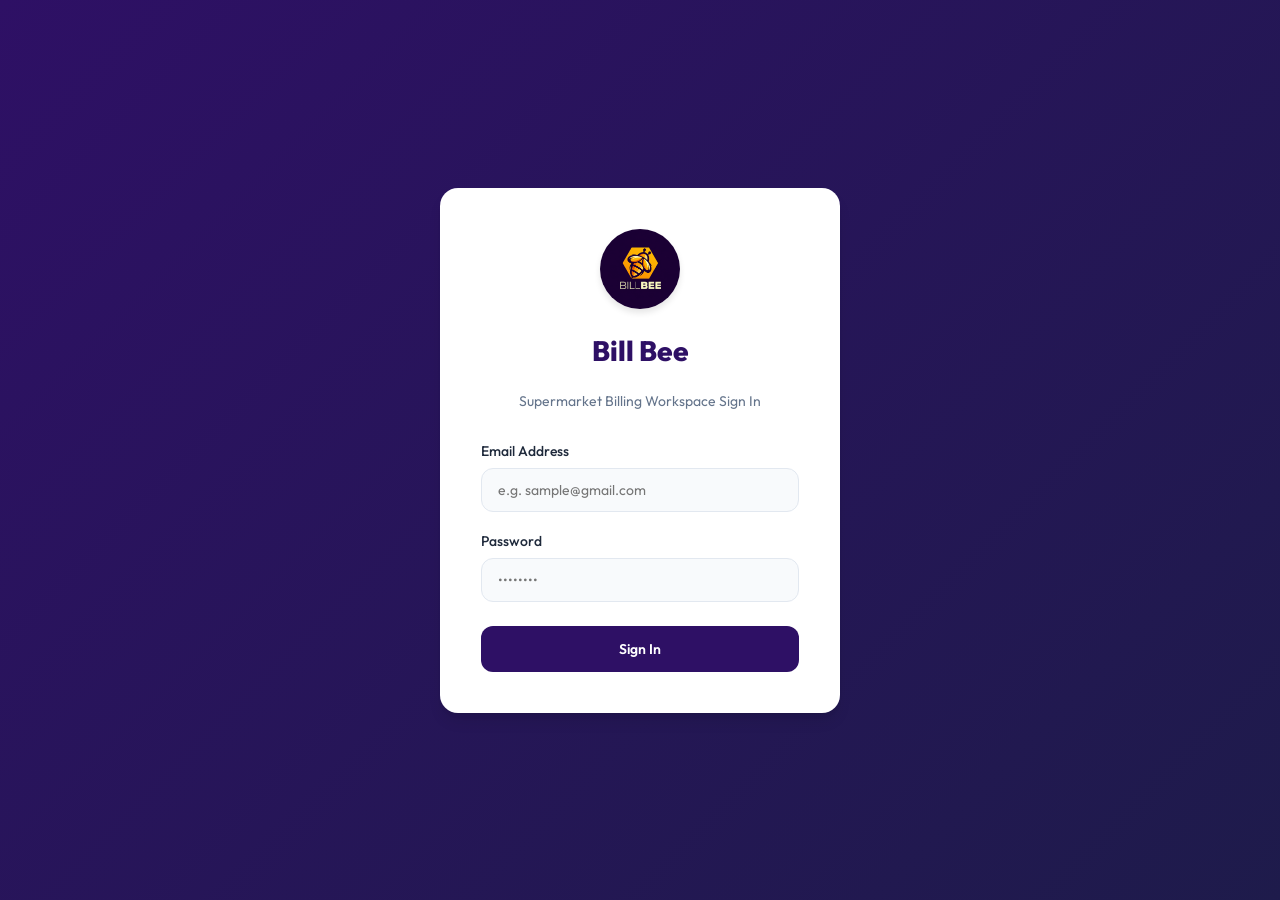
<file: src/main/resources/static/login.html>
<!DOCTYPE html>
<html lang="en">

<head>
    <meta charset="UTF-8">
    <meta name="viewport" content="width=device-width, initial-scale=1.0">
    <title>Login | Bill Bee Supermarket</title>
    <link rel="icon" href="images/favicon.svg" type="image/svg+xml">
    <link rel="stylesheet" href="css/dashboard.css">
</head>

<body class="login-wrapper">

    <div class="login-card">
        <div class="login-logo"
            style="margin-bottom: 24px; display: flex; flex-direction: column; align-items: center;">
            <img src="images/billbeelogo.png" alt="Bill Bee Logo"
                style="width:80px; height:80px; object-fit:cover; border-radius:50%; box-shadow: 0 4px 6px rgba(0,0,0,0.1);">
            <span style="font-size: 28px; margin-top: 12px; margin-left: 0;">Bill Bee</span>
        </div>
        <p class="login-subtitle">Supermarket Billing Workspace Sign In</p>

        <form id="loginForm" action="/login" method="post">
            <div class="form-group" style="text-align: left;">
                <label for="username">Email Address</label>
                <input type="email" id="username" name="username" class="form-control"
                    placeholder="e.g. sample@gmail.com" required>
            </div>

            <div class="form-group" style="text-align: left; margin-bottom: 24px;">
                <label for="password">Password</label>
                <input type="password" id="password" name="password" class="form-control" placeholder="••••••••"
                    required>
            </div>

            <button type="submit" class="btn btn-primary" style="width: 100%; padding: 14px;">Sign In</button>
        </form>
    </div>

    <!-- Notification Toast Container -->
    <div class="toast-container" id="toastContainer"></div>

    <script src="js/app.js"></script>
    <script>
        document.addEventListener("DOMContentLoaded", () => {
            const urlParams = new URLSearchParams(window.location.search);
            if (urlParams.has('error')) {
                showToast("Invalid email or password!", "error");
            }
            if (urlParams.has('logout')) {
                showToast("You have been logged out successfully.");
            }
        });
    </script>
</body>

</html>
</file>
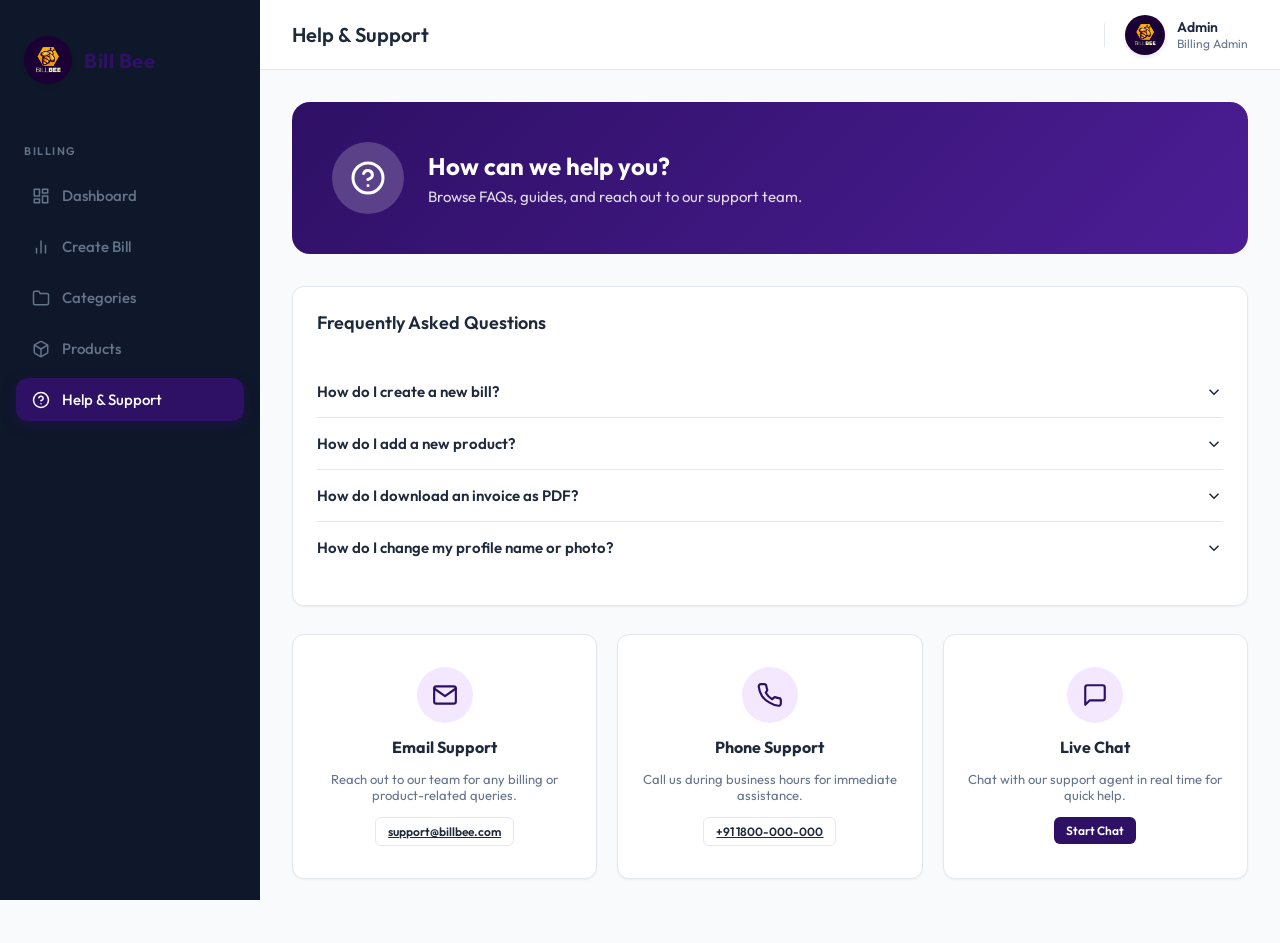
<file: src/main/resources/static/support.html>
<!DOCTYPE html>
<html lang="en">
<head>
    <meta charset="UTF-8">
    <meta name="viewport" content="width=device-width, initial-scale=1.0">
    <title>Help & Support | Bill Bee</title>
    <link rel="icon" href="images/favicon.svg" type="image/svg+xml">
    <link rel="stylesheet" href="css/dashboard.css">
</head>
<body>

    <!-- Left Sidebar -->
    <aside class="sidebar" id="sidebar">
        <a href="index.html" class="sidebar-logo">
            <img src="images/billbeelogo.png" alt="Bill Bee Logo" style="width:48px; height:48px; object-fit:cover; border-radius:50%; box-shadow: 0 2px 4px rgba(0,0,0,0.1);">
            <span style="font-size: 20px;">Bill Bee</span>
        </a>
        <nav class="sidebar-menu">
            <span class="sidebar-label">Billing</span>
            <li class="sidebar-item">
                <a href="index.html">
                    <svg width="18" height="18" viewBox="0 0 24 24" fill="none" stroke="currentColor" stroke-width="2" stroke-linecap="round" stroke-linejoin="round"><rect x="3" y="3" width="7" height="9"></rect><rect x="14" y="3" width="7" height="5"></rect><rect x="14" y="12" width="7" height="9"></rect><rect x="3" y="16" width="7" height="5"></rect></svg>
                    Dashboard
                </a>
            </li>
            <li class="sidebar-item">
                <a href="billing.html">
                    <svg width="18" height="18" viewBox="0 0 24 24" fill="none" stroke="currentColor" stroke-width="2" stroke-linecap="round" stroke-linejoin="round"><line x1="18" y1="20" x2="18" y2="10"></line><line x1="12" y1="20" x2="12" y2="4"></line><line x1="6" y1="20" x2="6" y2="14"></line></svg>
                    Create Bill
                </a>
            </li>
            <li class="sidebar-item">
                <a href="categories.html">
                    <svg width="18" height="18" viewBox="0 0 24 24" fill="none" stroke="currentColor" stroke-width="2" stroke-linecap="round" stroke-linejoin="round"><path d="M22 19a2 2 0 0 1-2 2H4a2 2 0 0 1-2-2V5a2 2 0 0 1 2-2h5l2 3h9a2 2 0 0 1 2 2z"></path></svg>
                    Categories
                </a>
            </li>
            <li class="sidebar-item">
                <a href="products.html">
                    <svg width="18" height="18" viewBox="0 0 24 24" fill="none" stroke="currentColor" stroke-width="2" stroke-linecap="round" stroke-linejoin="round"><path d="M21 16V8a2 2 0 0 0-1-1.73l-7-4a2 2 0 0 0-2 0l-7 4A2 2 0 0 0 3 8v8a2 2 0 0 0 1 1.73l7 4a2 2 0 0 0 2 0l7-4A2 2 0 0 0 21 16z"></path><polyline points="3.27 6.96 12 12.01 20.73 6.96"></polyline><line x1="12" y1="22.08" x2="12" y2="12"></line></svg>
                    Products
                </a>
            </li>
            <li class="sidebar-item active">
                <a href="support.html">
                    <svg width="18" height="18" viewBox="0 0 24 24" fill="none" stroke="currentColor" stroke-width="2" stroke-linecap="round" stroke-linejoin="round"><circle cx="12" cy="12" r="10"/><path d="M9.09 9a3 3 0 0 1 5.83 1c0 2-3 3-3 3"/><line x1="12" y1="17" x2="12.01" y2="17"/></svg>
                    Help &amp; Support
                </a>
            </li>
        </nav>
    </aside>

    <!-- Main Wrapper -->
    <div class="main-wrapper">
        <!-- Top Bar -->
        <header class="topbar">
            <div class="topbar-left">
                <button class="sidebar-toggle" id="sidebarToggle" aria-label="Toggle Sidebar">
                    <svg width="24" height="24" viewBox="0 0 24 24" fill="none" stroke="currentColor" stroke-width="2" stroke-linecap="round" stroke-linejoin="round"><line x1="3" y1="12" x2="21" y2="12"></line><line x1="3" y1="6" x2="21" y2="6"></line><line x1="3" y1="18" x2="21" y2="18"></line></svg>
                </button>
                <h1 class="page-title">Help &amp; Support</h1>
            </div>
            <div class="topbar-right">

                <div class="topbar-divider"></div>
                <div class="user-profile">
                    <img src="images/billbeelogo.png" alt="Admin" style="width:40px; height:40px; border-radius:50%; object-fit:cover; box-shadow: 0 2px 4px rgba(0,0,0,0.1);">
                    <div class="user-info">
                        <span class="user-name">Admin</span>
                        <span class="user-role">Billing Admin</span>
                    </div>
                </div>
            </div>
        </header>

        <!-- Main Content -->
        <main class="content-container">

            <!-- Hero -->
            <div style="background: linear-gradient(135deg, #2e1065 0%, #4c1d95 100%); border-radius: var(--radius-lg); padding: 40px; color: white; margin-bottom: 32px; display:flex; align-items:center; gap:24px;">
                <div style="background:rgba(255,255,255,0.2); border-radius:50%; width:72px; height:72px; display:flex; align-items:center; justify-content:center; flex-shrink:0;">
                    <svg width="36" height="36" viewBox="0 0 24 24" fill="none" stroke="white" stroke-width="2" stroke-linecap="round" stroke-linejoin="round"><circle cx="12" cy="12" r="10"/><path d="M9.09 9a3 3 0 0 1 5.83 1c0 2-3 3-3 3"/><line x1="12" y1="17" x2="12.01" y2="17"/></svg>
                </div>
                <div>
                    <h2 style="font-size:24px; font-weight:700; margin-bottom:6px;">How can we help you?</h2>
                    <p style="opacity:0.85; font-size:15px;">Browse FAQs, guides, and reach out to our support team.</p>
                </div>
            </div>

            <!-- FAQ Section -->
            <section class="content-card" style="margin-bottom:28px;">
                <div class="card-header">
                    <h2 class="card-title">Frequently Asked Questions</h2>
                </div>
                <div style="padding: 8px 0;">
                    <details style="border-bottom:1px solid var(--border-color); padding:16px 0;">
                        <summary style="font-weight:600; cursor:pointer; color:var(--text-main); font-size:15px; list-style:none; display:flex; justify-content:space-between; align-items:center;">
                            How do I create a new bill?
                            <svg width="18" height="18" viewBox="0 0 24 24" fill="none" stroke="currentColor" stroke-width="2"><polyline points="6 9 12 15 18 9"/></svg>
                        </summary>
                        <p style="margin-top:10px; color:var(--text-muted); font-size:14px; line-height:1.7;">Go to <strong>Create Bill</strong> in the sidebar. Enter the <strong>customer name</strong> and <strong>phone number</strong>, add products and quantities, then click <strong>Save and Print</strong> to save the invoice and download it as a PDF.</p>
                    </details>
                    <details style="border-bottom:1px solid var(--border-color); padding:16px 0;">
                        <summary style="font-weight:600; cursor:pointer; color:var(--text-main); font-size:15px; list-style:none; display:flex; justify-content:space-between; align-items:center;">
                            How do I add a new product?
                            <svg width="18" height="18" viewBox="0 0 24 24" fill="none" stroke="currentColor" stroke-width="2"><polyline points="6 9 12 15 18 9"/></svg>
                        </summary>
                        <p style="margin-top:10px; color:var(--text-muted); font-size:14px; line-height:1.7;">Navigate to <strong>Products</strong> in the Admin Panel. Click <strong>Add Product</strong>, fill in the product name, price, category and stock quantity, then save.</p>
                    </details>
                    <details style="border-bottom:1px solid var(--border-color); padding:16px 0;">
                        <summary style="font-weight:600; cursor:pointer; color:var(--text-main); font-size:15px; list-style:none; display:flex; justify-content:space-between; align-items:center;">
                            How do I download an invoice as PDF?
                            <svg width="18" height="18" viewBox="0 0 24 24" fill="none" stroke="currentColor" stroke-width="2"><polyline points="6 9 12 15 18 9"/></svg>
                        </summary>
                        <p style="margin-top:10px; color:var(--text-muted); font-size:14px; line-height:1.7;">You can download a PDF in two ways: (1) After creating a bill, click <strong>Save and Print</strong> — the invoice PDF downloads automatically. (2) From the <strong>Dashboard</strong>, find the invoice in the <strong>Recent Transactions</strong> table and click <strong>Download PDF</strong> next to it.</p>
                    </details>
                    <details style="padding:16px 0;">
                        <summary style="font-weight:600; cursor:pointer; color:var(--text-main); font-size:15px; list-style:none; display:flex; justify-content:space-between; align-items:center;">
                            How do I change my profile name or photo?
                            <svg width="18" height="18" viewBox="0 0 24 24" fill="none" stroke="currentColor" stroke-width="2"><polyline points="6 9 12 15 18 9"/></svg>
                        </summary>
                        <p style="margin-top:10px; color:var(--text-muted); font-size:14px; line-height:1.7;">Click your profile icon in the top-right corner, then select <strong>Edit Profile</strong>. Update your display name or upload a new photo, then click <strong>Save Changes</strong>.</p>
                    </details>
                </div>
            </section>

            <!-- Contact Cards -->
            <div style="display:grid; grid-template-columns:repeat(auto-fit, minmax(240px,1fr)); gap:20px;">
                <div class="content-card" style="display:flex; flex-direction:column; align-items:center; text-align:center; padding:32px 24px; gap:14px;">
                    <div style="background:var(--primary-light); border-radius:50%; width:56px; height:56px; display:flex; align-items:center; justify-content:center;">
                        <svg width="26" height="26" viewBox="0 0 24 24" fill="none" stroke="var(--primary)" stroke-width="2" stroke-linecap="round" stroke-linejoin="round"><path d="M4 4h16c1.1 0 2 .9 2 2v12c0 1.1-.9 2-2 2H4c-1.1 0-2-.9-2-2V6c0-1.1.9-2 2-2z"/><polyline points="22,6 12,13 2,6"/></svg>
                    </div>
                    <h3 style="font-weight:700; font-size:16px; color:var(--text-main);">Email Support</h3>
                    <p style="color:var(--text-muted); font-size:13px;">Reach out to our team for any billing or product-related queries.</p>
                    <a href="mailto:support@billbee.com" class="btn btn-outline btn-sm">support@billbee.com</a>
                </div>
                <div class="content-card" style="display:flex; flex-direction:column; align-items:center; text-align:center; padding:32px 24px; gap:14px;">
                    <div style="background:var(--primary-light); border-radius:50%; width:56px; height:56px; display:flex; align-items:center; justify-content:center;">
                        <svg width="26" height="26" viewBox="0 0 24 24" fill="none" stroke="var(--primary)" stroke-width="2" stroke-linecap="round" stroke-linejoin="round"><path d="M22 16.92v3a2 2 0 0 1-2.18 2 19.79 19.79 0 0 1-8.63-3.07A19.5 19.5 0 0 1 4.69 13a19.79 19.79 0 0 1-3.07-8.67A2 2 0 0 1 3.62 2h3a2 2 0 0 1 2 1.72 12.84 12.84 0 0 0 .7 2.81 2 2 0 0 1-.45 2.11L8.09 9.91a16 16 0 0 0 6 6l1.27-1.27a2 2 0 0 1 2.11-.45 12.84 12.84 0 0 0 2.81.7A2 2 0 0 1 22 16.92z"/></svg>
                    </div>
                    <h3 style="font-weight:700; font-size:16px; color:var(--text-main);">Phone Support</h3>
                    <p style="color:var(--text-muted); font-size:13px;">Call us during business hours for immediate assistance.</p>
                    <a href="tel:+911800000000" class="btn btn-outline btn-sm">+91 1800-000-000</a>
                </div>
                <div class="content-card" style="display:flex; flex-direction:column; align-items:center; text-align:center; padding:32px 24px; gap:14px;">
                    <div style="background:var(--primary-light); border-radius:50%; width:56px; height:56px; display:flex; align-items:center; justify-content:center;">
                        <svg width="26" height="26" viewBox="0 0 24 24" fill="none" stroke="var(--primary)" stroke-width="2" stroke-linecap="round" stroke-linejoin="round"><path d="M21 15a2 2 0 0 1-2 2H7l-4 4V5a2 2 0 0 1 2-2h14a2 2 0 0 1 2 2z"/></svg>
                    </div>
                    <h3 style="font-weight:700; font-size:16px; color:var(--text-main);">Live Chat</h3>
                    <p style="color:var(--text-muted); font-size:13px;">Chat with our support agent in real time for quick help.</p>
                    <button class="btn btn-primary btn-sm" onclick="openChat()">Start Chat</button>
                </div>
            </div>

        </main>
    </div>

    <!-- Notification Toast Container -->
    <div class="toast-container" id="toastContainer"></div>

    <!-- Chat Widget -->
    <div id="chatWidget" class="content-card" style="display:none; position:fixed; bottom:20px; right:20px; width:320px; height:450px; z-index:1000; flex-direction:column; padding:0; overflow:hidden; box-shadow:0 10px 25px rgba(0,0,0,0.2); border-radius:12px;">
        <div style="background:var(--primary); color:white; padding:16px; display:flex; justify-content:space-between; align-items:center; font-weight:600;">
            <div style="display:flex; align-items:center; gap:8px;">
                <svg width="20" height="20" viewBox="0 0 24 24" fill="none" stroke="currentColor" stroke-width="2"><path d="M21 15a2 2 0 0 1-2 2H7l-4 4V5a2 2 0 0 1 2-2h14a2 2 0 0 1 2 2z"/></svg>
                <span>Live Chat Support</span>
            </div>
            <button onclick="closeChat()" style="background:none; border:none; color:white; cursor:pointer; padding:4px; display:flex;">
                <svg width="20" height="20" viewBox="0 0 24 24" fill="none" stroke="currentColor" stroke-width="2"><line x1="18" y1="6" x2="6" y2="18"></line><line x1="6" y1="6" x2="18" y2="18"></line></svg>
            </button>
        </div>
        <div id="chatMessages" style="flex:1; padding:16px; overflow-y:auto; display:flex; flex-direction:column; gap:12px; background:#f9fafb;">
            <div style="background:#e5e7eb; color:#1f2937; padding:10px 14px; border-radius:12px; align-self:flex-start; max-width:85%; font-size:14px; line-height:1.4;">
                Hi there! I am your virtual assistant. How can I help you today?
            </div>
        </div>
        <div style="padding:12px; border-top:1px solid var(--border-color); display:flex; gap:10px; background:white; align-items:center;">
            <input type="text" id="chatInput" placeholder="Type a message..." style="flex:1; padding:10px 14px; border:1px solid var(--border-color); border-radius:20px; outline:none; font-size:14px; transition:border 0.2s;" onfocus="this.style.borderColor='var(--primary)'" onblur="this.style.borderColor='var(--border-color)'" onkeypress="if(event.key === 'Enter') sendChatMessage()">
            <button onclick="sendChatMessage()" style="background:var(--primary); color:white; border:none; border-radius:50%; width:40px; height:40px; display:flex; align-items:center; justify-content:center; cursor:pointer; flex-shrink:0; transition:opacity 0.2s;" onmouseover="this.style.opacity='0.9'" onmouseout="this.style.opacity='1'">
                <svg width="18" height="18" viewBox="0 0 24 24" fill="none" stroke="currentColor" stroke-width="2" stroke-linecap="round" stroke-linejoin="round" style="margin-right:2px; margin-top:1px;"><line x1="22" y1="2" x2="11" y2="13"></line><polygon points="22 2 15 22 11 13 2 9 22 2"></polygon></svg>
            </button>
        </div>
    </div>

    <script>
        function openChat() {
            document.getElementById('chatWidget').style.display = 'flex';
            setTimeout(() => document.getElementById('chatInput').focus(), 100);
        }
        function closeChat() {
            document.getElementById('chatWidget').style.display = 'none';
        }
        function sendChatMessage() {
            const input = document.getElementById('chatInput');
            const msg = input.value.trim();
            if (!msg) return;

            appendMessage(msg, 'user');
            input.value = '';

            fetch('/api/chat', {
                method: 'POST',
                headers: { 'Content-Type': 'application/json' },
                body: JSON.stringify({ query: msg })
            })
            .then(res => res.json())
            .then(data => {
                appendMessage(data.reply, 'bot');
            })
            .catch(err => {
                appendMessage('Sorry, I am having trouble connecting to the server right now.', 'bot');
                console.error("Chat error:", err);
            });
        }
        function appendMessage(text, sender) {
            const chatMessages = document.getElementById('chatMessages');
            const msgDiv = document.createElement('div');
            msgDiv.style.padding = '10px 14px';
            msgDiv.style.borderRadius = '12px';
            msgDiv.style.maxWidth = '85%';
            msgDiv.style.fontSize = '14px';
            msgDiv.style.lineHeight = '1.4';
            
            if (sender === 'user') {
                msgDiv.style.background = 'var(--primary)';
                msgDiv.style.color = 'white';
                msgDiv.style.alignSelf = 'flex-end';
                msgDiv.style.borderBottomRightRadius = '4px';
            } else {
                msgDiv.style.background = '#e5e7eb';
                msgDiv.style.color = '#1f2937';
                msgDiv.style.alignSelf = 'flex-start';
                msgDiv.style.borderBottomLeftRadius = '4px';
            }
            
            msgDiv.textContent = text;
            chatMessages.appendChild(msgDiv);
            chatMessages.scrollTop = chatMessages.scrollHeight;
        }
    </script>

    <script src="js/app.js"></script>
</body>
</html>
</file>
<file: src/main/resources/static/css/dashboard.css>
@import url('https://fonts.googleapis.com/css2?family=Outfit:wght@300;400;500;600;700;800&display=swap');

:root {
    --primary: #2e1065;
    --primary-hover: #4c1d95;
    --primary-light: #f3e8ff;
    --primary-rgb: 46, 16, 101;
    
    --bg-main: #f8fafc;
    --bg-card: #ffffff;
    --bg-sidebar: #0f172a;
    --bg-sidebar-hover: #1e293b;
    
    --text-main: #1e293b;
    --text-muted: #64748b;
    --text-white: #ffffff;
    
    --border-color: #e2e8f0;
    --shadow-sm: 0 1px 2px 0 rgba(0, 0, 0, 0.05);
    --shadow-md: 0 4px 6px -1px rgba(0, 0, 0, 0.1), 0 2px 4px -2px rgba(0, 0, 0, 0.1);
    --shadow-lg: 0 10px 15px -3px rgba(0, 0, 0, 0.1), 0 4px 6px -4px rgba(0, 0, 0, 0.1);
    
    --radius-sm: 6px;
    --radius-md: 12px;
    --radius-lg: 18px;
    
    --transition: all 0.3s cubic-bezier(0.4, 0, 0.2, 1);
}

* {
    margin: 0;
    padding: 0;
    box-sizing: border-box;
    font-family: 'Outfit', sans-serif;
}

body {
    background-color: var(--bg-main);
    color: var(--text-main);
    display: flex;
    min-height: 100vh;
    overflow-x: hidden;
}

/* Sidebar Styling */
.sidebar {
    width: 260px;
    background-color: var(--bg-sidebar);
    color: var(--text-white);
    padding: 24px 16px;
    display: flex;
    flex-direction: column;
    position: fixed;
    top: 0;
    bottom: 0;
    left: 0;
    z-index: 100;
    transition: var(--transition);
}

.sidebar-logo {
    display: flex;
    align-items: center;
    gap: 12px;
    padding: 12px 8px;
    margin-bottom: 32px;
    font-size: 22px;
    font-weight: 700;
    color: var(--primary);
    text-decoration: none;
    letter-spacing: 0.5px;
}

.sidebar-logo i {
    font-size: 28px;
}

.sidebar-menu {
    list-style: none;
    display: flex;
    flex-direction: column;
    gap: 8px;
}

.sidebar-label {
    font-size: 11px;
    text-transform: uppercase;
    color: var(--text-muted);
    letter-spacing: 1.5px;
    font-weight: 600;
    margin-top: 16px;
    margin-bottom: 8px;
    padding-left: 8px;
}

.sidebar-item a {
    display: flex;
    align-items: center;
    gap: 12px;
    padding: 12px 16px;
    color: var(--text-muted);
    text-decoration: none;
    border-radius: var(--radius-md);
    font-weight: 500;
    font-size: 15px;
    transition: var(--transition);
}

.sidebar-item a:hover {
    background-color: var(--bg-sidebar-hover);
    color: var(--text-white);
}

.sidebar-item.active a {
    background-color: var(--primary);
    color: var(--text-white);
    box-shadow: 0 4px 14px 0 rgba(var(--primary-rgb), 0.4);
}

/* Main Layout */
.main-wrapper {
    flex: 1;
    margin-left: 260px;
    display: flex;
    flex-direction: column;
    min-height: 100vh;
    transition: var(--transition);
}

/* Header */
.topbar {
    height: 70px;
    background-color: var(--bg-card);
    border-bottom: 1px solid var(--border-color);
    padding: 0 32px;
    display: flex;
    align-items: center;
    justify-content: space-between;
    position: sticky;
    top: 0;
    z-index: 90;
}

.topbar-left {
    display: flex;
    align-items: center;
    gap: 16px;
}

.sidebar-toggle {
    background: none;
    border: none;
    color: var(--text-main);
    font-size: 20px;
    cursor: pointer;
    display: none;
    align-items: center;
    justify-content: center;
    width: 40px;
    height: 40px;
    border-radius: var(--radius-sm);
    transition: var(--transition);
}

.sidebar-toggle:hover {
    background-color: var(--primary-light);
    color: var(--primary);
}

.page-title {
    font-size: 20px;
    font-weight: 600;
    color: var(--text-main);
}

.topbar-right {
    display: flex;
    align-items: center;
    gap: 20px;
}

.topbar-action-btn {
    background: none;
    border: none;
    color: var(--text-muted);
    font-size: 18px;
    cursor: pointer;
    width: 40px;
    height: 40px;
    border-radius: 50%;
    display: flex;
    align-items: center;
    justify-content: center;
    transition: var(--transition);
}

.topbar-action-btn:hover {
    background-color: var(--bg-main);
    color: var(--text-main);
}

/* Help & Support button */
.help-support-btn {
    display: flex;
    align-items: center;
    gap: 7px;
    padding: 8px 16px;
    border-radius: 20px;
    border: 1.5px solid var(--primary);
    color: var(--primary);
    font-size: 13px;
    font-weight: 600;
    text-decoration: none;
    background: var(--primary-light);
    transition: var(--transition);
    white-space: nowrap;
}

.help-support-btn:hover {
    background: var(--primary);
    color: white;
}

.help-support-btn svg {
    flex-shrink: 0;
    transition: var(--transition);
}

.help-support-btn:hover svg {
    stroke: white;
}

.topbar-divider {
    width: 1px;
    height: 24px;
    background-color: var(--border-color);
}

.user-profile {
    display: flex;
    align-items: center;
    gap: 12px;
    cursor: pointer;
}

.user-avatar {
    width: 38px;
    height: 38px;
    border-radius: 50%;
    object-fit: cover;
    border: 2px solid var(--primary);
}

/* Initials-based avatar fallback */
.user-avatar-initials {
    width: 38px;
    height: 38px;
    border-radius: 50%;
    background: linear-gradient(135deg, var(--primary), var(--primary-hover));
    border: 2px solid var(--primary);
    color: white;
    font-weight: 700;
    font-size: 14px;
    display: flex;
    align-items: center;
    justify-content: center;
    flex-shrink: 0;
    user-select: none;
    letter-spacing: 0.5px;
}

.user-info {
    display: flex;
    flex-direction: column;
}

.user-name {
    font-weight: 600;
    font-size: 14px;
    color: var(--text-main);
}

.user-role {
    font-size: 12px;
    color: var(--text-muted);
}

/* Page Content */
.content-container {
    padding: 32px;
    flex: 1;
}

/* Banner Card */
.banner-card {
    background: linear-gradient(135deg, #2e1065 0%, #4c1d95 100%);
    border-radius: var(--radius-lg);
    padding: 40px;
    color: var(--text-white);
    display: flex;
    align-items: center;
    justify-content: space-between;
    margin-bottom: 32px;
    position: relative;
    overflow: hidden;
    box-shadow: var(--shadow-lg);
}

.banner-card::before {
    content: '';
    position: absolute;
    top: -20%;
    right: -10%;
    width: 300px;
    height: 300px;
    background: rgba(255, 255, 255, 0.08);
    border-radius: 50%;
    pointer-events: none;
}

.banner-info {
    max-width: 50%;
    z-index: 2;
}

.banner-title {
    font-size: 32px;
    font-weight: 700;
    margin-bottom: 12px;
    line-height: 1.2;
}

.banner-desc {
    font-size: 16px;
    opacity: 0.9;
    margin-bottom: 24px;
}

.banner-buttons {
    display: flex;
    gap: 12px;
}

.banner-img-container {
    max-width: 40%;
    z-index: 2;
}

.banner-img {
    max-height: 200px;
    filter: drop-shadow(0px 10px 15px rgba(0,0,0,0.15));
}

/* Button UI */
.btn {
    display: inline-flex;
    align-items: center;
    justify-content: center;
    gap: 8px;
    padding: 10px 20px;
    font-size: 14px;
    font-weight: 600;
    border-radius: var(--radius-md);
    cursor: pointer;
    transition: var(--transition);
    border: none;
}

.btn-primary {
    background-color: var(--primary);
    color: var(--text-white);
}

.btn-primary:hover {
    background-color: var(--primary-hover);
    box-shadow: 0 4px 14px 0 rgba(var(--primary-rgb), 0.3);
    transform: translateY(-1px);
}

.btn-white {
    background-color: var(--bg-card);
    color: var(--primary);
}

.btn-white:hover {
    background-color: #ffffff;
    box-shadow: var(--shadow-md);
    transform: translateY(-1px);
}

.btn-outline {
    background-color: transparent;
    border: 1px solid var(--border-color);
    color: var(--text-main);
}

.btn-outline:hover {
    background-color: var(--bg-main);
    color: var(--text-main);
    border-color: var(--text-muted);
}

.btn-danger {
    background-color: #ef4444;
    color: var(--text-white);
}

.btn-danger:hover {
    background-color: #dc2626;
    box-shadow: 0 4px 14px 0 rgba(239, 68, 68, 0.3);
}

.btn-warning {
    background-color: #f59e0b;
    color: var(--text-white);
}

.btn-warning:hover {
    background-color: #d97706;
}

.btn-sm {
    padding: 6px 12px;
    font-size: 12px;
    border-radius: var(--radius-sm);
}

/* Stat Cards Grid */
.stats-grid {
    display: grid;
    grid-template-columns: repeat(auto-fit, minmax(220px, 1fr));
    gap: 24px;
    margin-bottom: 32px;
}

.stat-card {
    background-color: var(--bg-card);
    border-radius: var(--radius-md);
    padding: 24px;
    display: flex;
    align-items: center;
    justify-content: space-between;
    box-shadow: var(--shadow-sm);
    border: 1px solid var(--border-color);
    transition: var(--transition);
}

.stat-card:hover {
    transform: translateY(-3px);
    box-shadow: var(--shadow-md);
    border-color: rgba(var(--primary-rgb), 0.3);
}

/* Clickable stat card */
.stat-card-clickable {
    cursor: pointer;
    position: relative;
}

.stat-card-clickable:hover {
    transform: translateY(-4px);
    box-shadow: 0 8px 24px rgba(var(--primary-rgb), 0.18);
    border-color: var(--primary);
    background: linear-gradient(135deg, var(--bg-card) 80%, rgba(var(--primary-rgb), 0.06));
}

.click-hint {
    display: inline-block;
    font-size: 10px;
    font-weight: 600;
    color: var(--primary);
    background: var(--primary-light);
    border-radius: 4px;
    padding: 1px 6px;
    margin-left: 6px;
    vertical-align: middle;
    letter-spacing: 0.3px;
    transition: background 0.2s;
}

/* Invoice List Modal */
.inv-modal-overlay {
    display: none;
    position: fixed;
    inset: 0;
    background: rgba(10, 5, 30, 0.55);
    backdrop-filter: blur(4px);
    z-index: 1100;
    align-items: center;
    justify-content: center;
    padding: 24px;
}

.inv-modal-overlay.open {
    display: flex;
    animation: fadeInOverlay 0.2s ease;
}

@keyframes fadeInOverlay {
    from { opacity: 0; }
    to   { opacity: 1; }
}

.inv-modal-box {
    background: var(--bg-card);
    border-radius: var(--radius-lg);
    box-shadow: 0 24px 64px rgba(10, 5, 30, 0.3);
    width: 100%;
    max-width: 900px;
    max-height: 85vh;
    display: flex;
    flex-direction: column;
    animation: slideUpModal 0.25s ease;
    overflow: hidden;
}

@keyframes slideUpModal {
    from { transform: translateY(32px); opacity: 0; }
    to   { transform: translateY(0);    opacity: 1; }
}

.inv-modal-header {
    display: flex;
    align-items: center;
    justify-content: space-between;
    padding: 20px 24px;
    border-bottom: 1px solid var(--border-color);
    background: var(--bg-main);
}

.inv-modal-title {
    font-size: 18px;
    font-weight: 700;
    color: var(--text-main);
    margin: 0;
}

.inv-modal-close {
    background: none;
    border: none;
    font-size: 24px;
    line-height: 1;
    color: var(--text-muted);
    cursor: pointer;
    padding: 0 6px;
    transition: color 0.2s;
}

.inv-modal-close:hover {
    color: var(--text-main);
}

.inv-modal-body {
    overflow-y: auto;
    padding: 20px 24px;
    flex: 1;
}

.stat-info {
    display: flex;
    flex-direction: column;
    gap: 4px;
}

.stat-label {
    font-size: 14px;
    color: var(--text-muted);
    font-weight: 500;
}

.stat-val {
    font-size: 24px;
    font-weight: 700;
    color: var(--text-main);
}

.stat-icon {
    width: 48px;
    height: 48px;
    border-radius: var(--radius-md);
    background-color: var(--primary-light);
    color: var(--primary);
    display: flex;
    align-items: center;
    justify-content: center;
    font-size: 20px;
}

/* Content Layout (Forms & Tables) */
.dashboard-grid {
    display: grid;
    grid-template-columns: 1fr;
    gap: 32px;
}

@media(min-width: 1024px) {
    .dashboard-grid-split {
        grid-template-columns: 350px 1fr;
        display: grid;
    }
}

.content-card {
    background-color: var(--bg-card);
    border-radius: var(--radius-md);
    border: 1px solid var(--border-color);
    box-shadow: var(--shadow-sm);
    overflow: hidden;
    padding: 24px;
    margin-bottom: 32px;
}

.card-header {
    display: flex;
    align-items: center;
    justify-content: space-between;
    margin-bottom: 24px;
}

.card-title {
    font-size: 18px;
    font-weight: 600;
    color: var(--text-main);
}

/* Forms UI */
.form-group {
    margin-bottom: 20px;
}

.form-group label {
    display: block;
    font-size: 14px;
    font-weight: 500;
    color: var(--text-main);
    margin-bottom: 8px;
}

.form-control {
    width: 100%;
    padding: 12px 16px;
    font-size: 14px;
    border: 1px solid var(--border-color);
    border-radius: var(--radius-md);
    background-color: var(--bg-main);
    color: var(--text-main);
    transition: var(--transition);
}

.form-control:focus {
    border-color: var(--primary);
    background-color: #ffffff;
    outline: none;
    box-shadow: 0 0 0 3px rgba(var(--primary-rgb), 0.1);
}

/* Category Grid Display (Image Cards from Mockup) */
.categories-grid {
    display: grid;
    grid-template-columns: repeat(auto-fill, minmax(180px, 1fr));
    gap: 20px;
    margin-bottom: 32px;
}

.category-img-card {
    background-color: var(--bg-card);
    border-radius: var(--radius-md);
    overflow: hidden;
    border: 1px solid var(--border-color);
    box-shadow: var(--shadow-sm);
    text-align: center;
    transition: var(--transition);
    text-decoration: none;
    color: var(--text-main);
    display: block;
}

.category-img-card:hover {
    transform: translateY(-4px);
    box-shadow: var(--shadow-md);
    border-color: var(--primary);
}

.category-card-img-wrapper {
    height: 120px;
    background-color: var(--bg-main);
    display: flex;
    align-items: center;
    justify-content: center;
    font-size: 40px;
    overflow: hidden;
    position: relative;
}

.category-card-img-wrapper img {
    width: 100%;
    height: 100%;
    object-fit: cover;
    transition: var(--transition);
}

.category-img-card:hover .category-card-img-wrapper img {
    transform: scale(1.1);
}

.category-card-name {
    padding: 12px;
    font-weight: 600;
    font-size: 14px;
}

/* Bottom Promo/Shop Cards Grid */
.promo-grid {
    display: grid;
    grid-template-columns: repeat(auto-fit, minmax(300px, 1fr));
    gap: 24px;
    margin-bottom: 32px;
}

.promo-card {
    border-radius: var(--radius-md);
    padding: 24px;
    display: flex;
    align-items: center;
    justify-content: space-between;
    box-shadow: var(--shadow-sm);
    color: var(--text-main);
    position: relative;
    overflow: hidden;
    min-height: 150px;
}

.promo-1 {
    background: linear-gradient(135deg, #fef3c7 0%, #fde68a 100%);
}
.promo-2 {
    background: linear-gradient(135deg, #fae8ff 0%, #f5d0fe 100%);
}
.promo-3 {
    background: linear-gradient(135deg, #dcfce7 0%, #bbf7d0 100%);
}

.promo-info {
    max-width: 60%;
    display: flex;
    flex-direction: column;
    justify-content: space-between;
    height: 100%;
    z-index: 2;
}

.promo-card-title {
    font-size: 16px;
    font-weight: 700;
    margin-bottom: 12px;
    line-height: 1.3;
}

.promo-img {
    max-height: 100px;
    z-index: 2;
}

/* Shops Section */
.section-header {
    margin-top: 16px;
    margin-bottom: 20px;
}

.section-title {
    font-size: 20px;
    font-weight: 700;
    color: var(--text-main);
}

.shops-grid {
    display: grid;
    grid-template-columns: repeat(auto-fit, minmax(280px, 1fr));
    gap: 24px;
}

.shop-card {
    background-color: var(--bg-card);
    border-radius: var(--radius-md);
    border: 1px solid var(--border-color);
    box-shadow: var(--shadow-sm);
    padding: 20px;
    transition: var(--transition);
}

.shop-card:hover {
    transform: translateY(-2px);
    box-shadow: var(--shadow-md);
}

.shop-header {
    display: flex;
    align-items: center;
    justify-content: space-between;
    margin-bottom: 12px;
}

.shop-name {
    font-weight: 600;
    font-size: 16px;
}

.shop-tag {
    font-size: 11px;
    background-color: var(--primary-light);
    color: var(--primary);
    padding: 4px 8px;
    border-radius: var(--radius-sm);
    font-weight: 600;
}

.shop-detail {
    font-size: 13px;
    color: var(--text-muted);
    margin-bottom: 6px;
    display: flex;
    align-items: center;
    gap: 8px;
}

/* Tables UI */
.table-responsive {
    width: 100%;
    overflow-x: auto;
    border-radius: var(--radius-md);
}

.table {
    width: 100%;
    border-collapse: collapse;
    text-align: left;
}

.table th {
    background-color: var(--bg-main);
    color: var(--text-muted);
    font-weight: 600;
    font-size: 13px;
    padding: 16px 20px;
    text-transform: uppercase;
    letter-spacing: 0.5px;
    border-bottom: 1px solid var(--border-color);
}

.table td {
    padding: 16px 20px;
    font-size: 14px;
    color: var(--text-main);
    border-bottom: 1px solid var(--border-color);
}

.table tr:last-child td {
    border-bottom: none;
}

.table tbody tr:hover {
    background-color: var(--primary-light);
}

/* Interactive Elements for Billing */
.billing-layout {
    display: grid;
    grid-template-columns: 1fr;
    gap: 32px;
}

@media(min-width: 1280px) {
    .billing-layout {
        grid-template-columns: 1fr 400px;
    }
}

.badge {
    display: inline-block;
    padding: 4px 8px;
    border-radius: var(--radius-sm);
    font-size: 12px;
    font-weight: 600;
}

.badge-low-stock {
    background-color: #fee2e2;
    color: #ef4444;
}

.badge-in-stock {
    background-color: var(--primary-light);
    color: var(--primary);
}

/* Toast Notification Styles */
.toast-container {
    position: fixed;
    bottom: 24px;
    right: 24px;
    z-index: 1000;
    display: flex;
    flex-direction: column;
    gap: 12px;
}

.toast {
    background-color: #1e293b;
    color: #ffffff;
    padding: 16px 24px;
    border-radius: var(--radius-md);
    box-shadow: var(--shadow-lg);
    display: flex;
    align-items: center;
    gap: 12px;
    transform: translateY(100px);
    opacity: 0;
    animation: slideIn 0.3s forwards cubic-bezier(0.4, 0, 0.2, 1);
    min-width: 300px;
}

.toast-success {
    border-left: 4px solid var(--primary);
}

.toast-error {
    border-left: 4px solid #ef4444;
}

@keyframes slideIn {
    to {
        transform: translateY(0);
        opacity: 1;
    }
}

/* Modal Dialog */
.modal-overlay {
    position: fixed;
    top: 0;
    left: 0;
    right: 0;
    bottom: 0;
    background-color: rgba(0, 0, 0, 0.5);
    display: none;
    align-items: center;
    justify-content: center;
    z-index: 1000;
    backdrop-filter: blur(4px);
    transition: var(--transition);
}

.modal-overlay.open {
    display: flex;
}

.modal {
    background-color: var(--bg-card);
    border-radius: var(--radius-md);
    width: 100%;
    max-width: 500px;
    box-shadow: var(--shadow-lg);
    overflow: hidden;
    animation: modalSlide 0.3s cubic-bezier(0.4, 0, 0.2, 1);
}

@keyframes modalSlide {
    from {
        transform: translateY(-20px);
        opacity: 0;
    }
    to {
        transform: translateY(0);
        opacity: 1;
    }
}

.modal-header {
    padding: 20px 24px;
    border-bottom: 1px solid var(--border-color);
    display: flex;
    align-items: center;
    justify-content: space-between;
}

.modal-title {
    font-size: 18px;
    font-weight: 600;
}

.modal-close {
    background: none;
    border: none;
    font-size: 20px;
    cursor: pointer;
    color: var(--text-muted);
}

.modal-close:hover {
    color: var(--text-main);
}

.modal-body {
    padding: 24px;
}

.modal-footer {
    padding: 20px 24px;
    border-top: 1px solid var(--border-color);
    display: flex;
    justify-content: flex-end;
    gap: 12px;
}

/* Icons styling using simple unicode or fontawesome standard if available. Fallbacks included. */
.icon {
    display: inline-block;
    vertical-align: middle;
}

/* Utility / Responsive States */
@media(max-width: 1024px) {
    .sidebar {
        transform: translateX(-100%);
    }
    .sidebar.open {
        transform: translateX(0);
    }
    .main-wrapper {
        margin-left: 0;
    }
    .sidebar-toggle {
        display: flex;
    }
}

@media(max-width: 768px) {
    .topbar {
        padding: 0 16px;
    }
    .content-container {
        padding: 16px;
    }
    .banner-card {
        padding: 24px;
        flex-direction: column;
        align-items: flex-start;
        gap: 20px;
    }
    .banner-info {
        max-width: 100%;
    }
    .banner-img-container {
        display: none;
    }
    .topbar-right .user-info {
        display: none;
    }
}

/* User Profile Dropdown Menu */
.profile-dropdown {
    position: absolute;
    top: 70px;
    right: 32px;
    background-color: var(--bg-card);
    border: 1px solid var(--border-color);
    border-radius: var(--radius-md);
    box-shadow: var(--shadow-lg);
    width: 220px;
    display: none;
    flex-direction: column;
    padding: 8px 0;
    z-index: 1000;
    animation: dropdownFade 0.2s cubic-bezier(0.4, 0, 0.2, 1);
}

.profile-dropdown.open {
    display: flex;
}

@keyframes dropdownFade {
    from {
        transform: translateY(-10px);
        opacity: 0;
    }
    to {
        transform: translateY(0);
        opacity: 1;
    }
}

.dropdown-header {
    padding: 12px 16px;
    border-bottom: 1px solid var(--border-color);
    font-size: 13px;
    color: var(--text-muted);
}

.dropdown-item {
    padding: 12px 16px;
    color: var(--text-main);
    text-decoration: none;
    font-size: 14px;
    font-weight: 500;
    display: flex;
    align-items: center;
    gap: 10px;
    cursor: pointer;
    background: none;
    border: none;
    width: 100%;
    text-align: left;
    transition: var(--transition);
}

.dropdown-item:hover {
    background-color: var(--primary-light);
    color: var(--primary);
}

.dropdown-divider {
    height: 1px;
    background-color: var(--border-color);
    margin: 8px 0;
}

/* Login Page Styling */
.login-wrapper {
    min-height: 100vh;
    display: flex;
    align-items: center;
    justify-content: center;
    background: linear-gradient(135deg, #2e1065 0%, #1e1b4b 100%);
    width: 100vw;
    padding: 20px;
}

.login-card {
    background-color: var(--bg-card);
    border-radius: var(--radius-lg);
    box-shadow: var(--shadow-lg);
    width: 100%;
    max-width: 400px;
    padding: 40px;
    border: 1px solid rgba(255, 255, 255, 0.1);
}

.login-logo {
    display: flex;
    align-items: center;
    justify-content: center;
    gap: 12px;
    font-size: 28px;
    font-weight: 800;
    color: var(--primary);
    margin-bottom: 8px;
    text-decoration: none;
}

.login-subtitle {
    font-size: 14px;
    color: var(--text-muted);
    margin-bottom: 32px;
    text-align: center;
}

/* ========== Edit Profile Modal ========== */
.modal-overlay {
    position: fixed;
    inset: 0;
    background: rgba(0,0,0,0.45);
    z-index: 2000;
    display: flex;
    align-items: center;
    justify-content: center;
    opacity: 0;
    pointer-events: none;
    transition: opacity 0.25s;
}
.modal-overlay.open {
    opacity: 1;
    pointer-events: all;
}
.modal-box {
    background: var(--bg-card);
    border-radius: var(--radius-lg);
    box-shadow: var(--shadow-lg);
    padding: 36px 32px 28px;
    width: 100%;
    max-width: 400px;
    transform: translateY(-20px);
    transition: transform 0.25s;
}
.modal-overlay.open .modal-box {
    transform: translateY(0);
}
.modal-title {
    font-size: 20px;
    font-weight: 700;
    color: var(--text-main);
    margin-bottom: 24px;
}
.modal-avatar-preview {
    display: flex;
    flex-direction: column;
    align-items: center;
    gap: 12px;
    margin-bottom: 24px;
}
.modal-avatar-circle {
    width: 72px;
    height: 72px;
    border-radius: 50%;
    background: linear-gradient(135deg, var(--primary), var(--primary-hover));
    color: white;
    font-size: 26px;
    font-weight: 700;
    display: flex;
    align-items: center;
    justify-content: center;
    border: 3px solid var(--primary);
    letter-spacing: 1px;
}
.modal-avatar-img {
    width: 72px;
    height: 72px;
    border-radius: 50%;
    object-fit: cover;
    border: 3px solid var(--primary);
}
.modal-avatar-label {
    font-size: 13px;
    color: var(--primary);
    cursor: pointer;
    font-weight: 600;
}
.modal-avatar-label:hover { text-decoration: underline; }
.modal-footer {
    display: flex;
    gap: 12px;
    justify-content: flex-end;
    margin-top: 24px;
}
</file>
